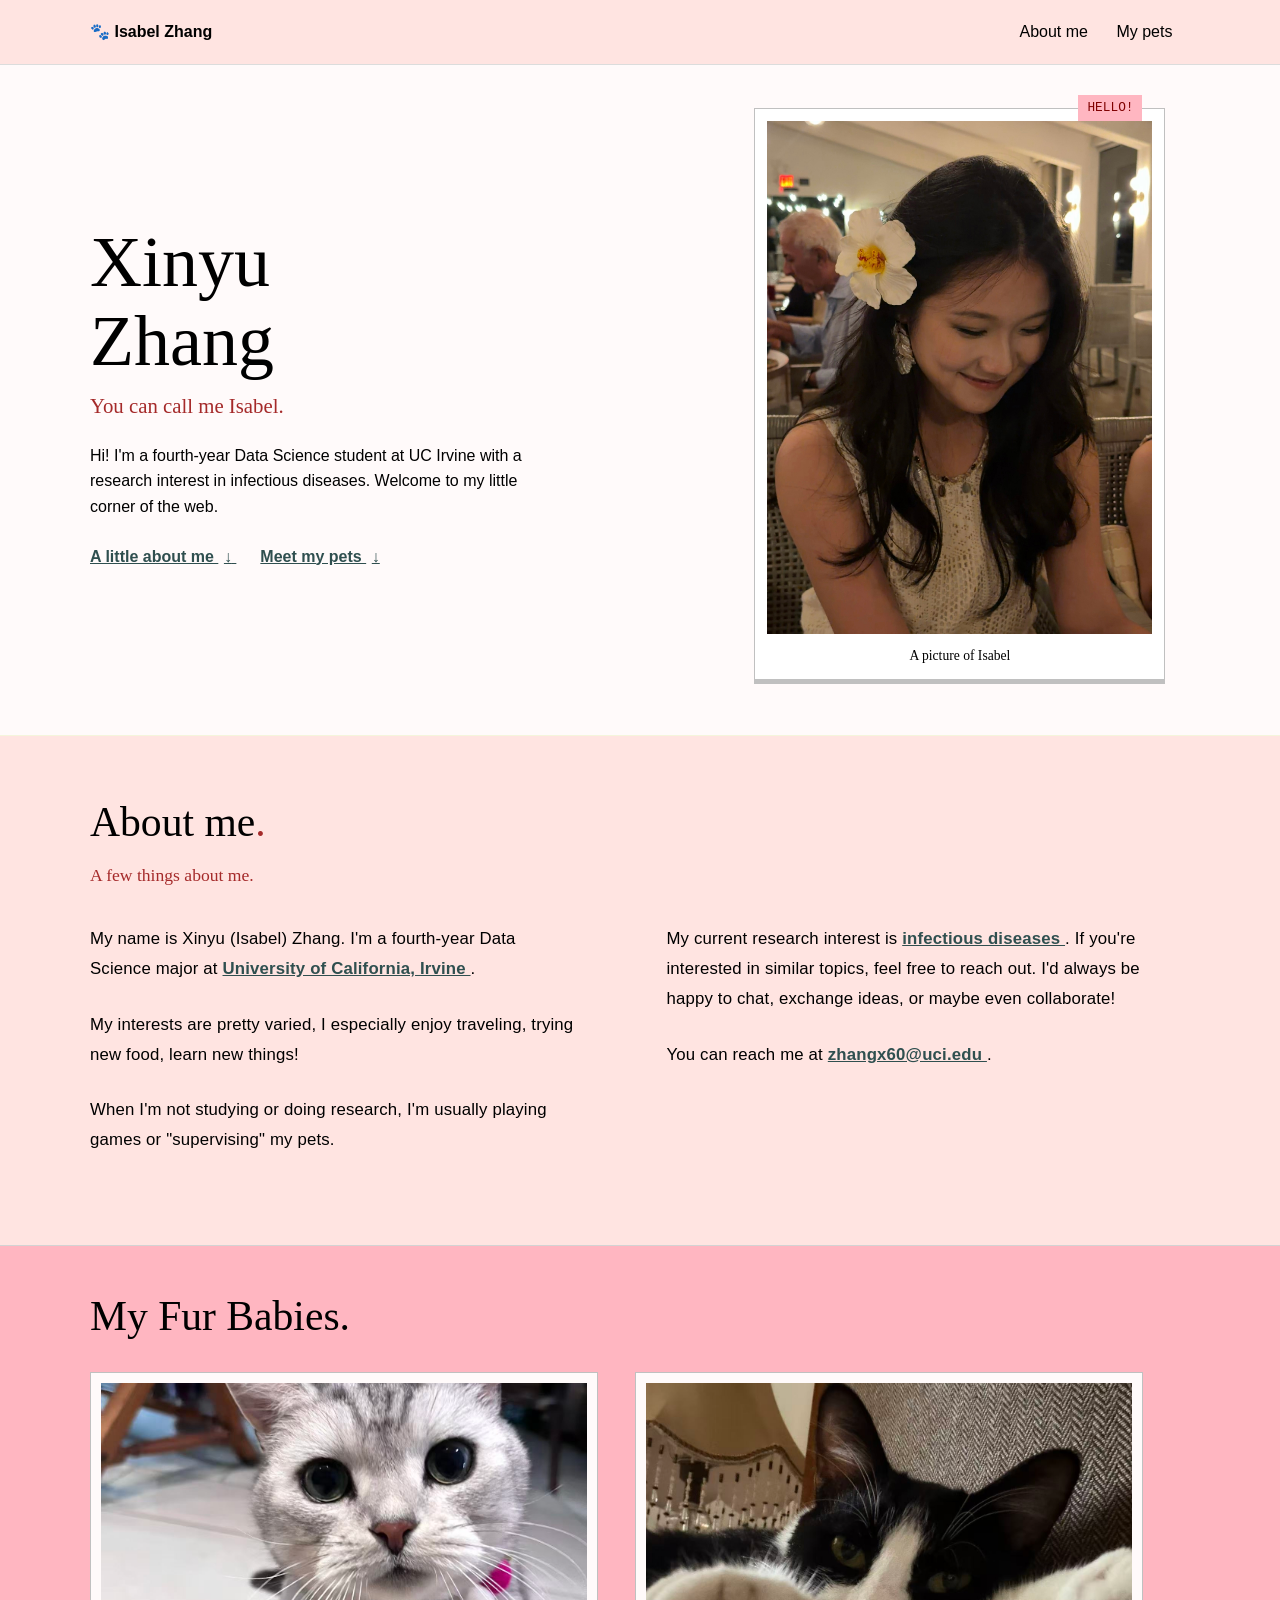
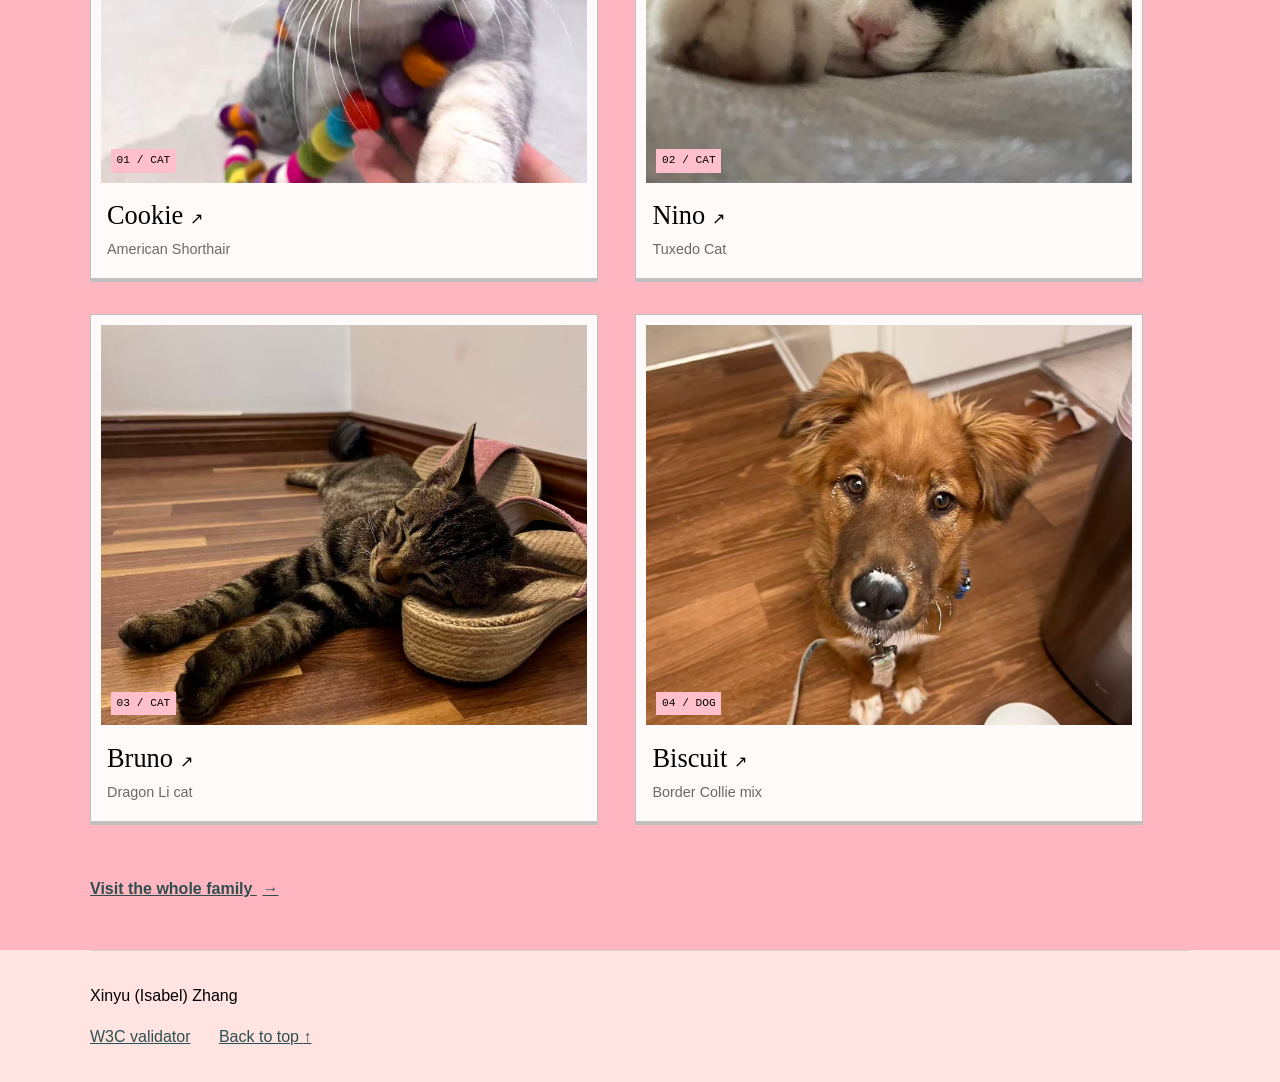
<file: index.html>
<!doctype html>
<html lang="en">

<!--
WRITTEN BY: Xinyu Zhang
EMAIL: zhangx60@uci.edu
-->

<head>
  <meta charset="utf-8">

  <meta name="author" content="Xinyu (Isabel) Zhang">

  <meta
    name="description"
    content="Personal website of Xinyu (Isabel) Zhang and her pets">

  <meta
    name="viewport"
    content="width=device-width, initial-scale=1">

  <link rel="stylesheet" href="css/style.css">

  <title>Xinyu (Isabel) Zhang | About Me</title>
</head>


<body>

  <!-- Accessibility: keyboard users can skip directly to the main content -->
  <a class="skip-link" href="#main">
    Skip to content
  </a>

  <!-- header-->
  <header id="top" class="site-header">

    <nav class="page-width" aria-label="Main navigation">

    <a class="site-name" href="index.html">
      <span class="monogram" aria-hidden="true">🐾</span>
      Isabel Zhang
    </a>

      <ul>
        <li>
          <a href="#about">About me</a>
        </li>

        <li>
          <a href="#family">My pets</a>
        </li>
      </ul>

    </nav>

  </header>


  <!-- MAIN Content -->
  <main id="main">
    <!-- intro -->
    <section class="intro-band">

      <div class="page-width intro">

        <!-- Left side: introduction -->
        <div class="intro-text">

          <h1>
            Xinyu<br>
            Zhang
          </h1>

          <p class="handwritten">
            You can call me Isabel.
          </p>

          <p class="intro-copy">
            Hi! I'm a fourth-year Data Science student at UC Irvine
            with a research interest in infectious diseases.
            Welcome to my little corner of the web.
          </p>

          <a class="text-link" href="#about">
            A little about me
            <span aria-hidden="true">&darr;</span>
          </a>

          <a class="text-link second-link" href="#family">
            Meet my pets
            <span aria-hidden="true">&darr;</span>
          </a>

        </div>


        <!-- Right side: personal photo -->
        <figure class="portrait-print">

          <img
            src="images/Profile.jpg"
            alt="Portrait of Xinyu Zhang">

          <span class="photo-tab" aria-hidden="true">
            HELLO!
          </span>

          <figcaption>
            A picture of Isabel
          </figcaption>

        </figure>
      </div>

    </section>

    <!-- ABOUT ME sec -->
    <section id="about" class="about-band">

  <div class="page-width about-content">

    <h2>
      About me<span class="name-dot">.</span>
    </h2>

    <p class="handwritten small-note">
      A few things about me.
    </p>

    <div class="about-columns">
      <!-- Left column -->
      <div class="about-column">

        <p>
          My name is Xinyu (Isabel) Zhang.
          I'm a fourth-year Data Science major at
          <a href="https://uci.edu/">
            University of California, Irvine
          </a>.
        </p>

        <p>
          My interests are pretty varied, I especially enjoy
          traveling, trying new food, learn new things!
        </p>

        <p>
          When I'm not studying or doing research,
          I'm usually playing games or "supervising" my pets.
        </p>

      </div>

      <!-- Right column -->
      <div class="about-column">

        <p>
          My current research interest is
          <a href="https://www.scripps.edu/diseases-medicines/infectious-diseases/">
            infectious diseases
          </a>.
          If you're interested in similar topics, feel free to reach out.
          I'd always be happy to chat, exchange ideas, or maybe even collaborate!
        </p>

        <p>
          You can reach me at
          <a href="mailto:zhangx60@uci.edu">
            zhangx60@uci.edu
          </a>.
        </p>

      </div>

    </div>

  </div>

    </section>
        <!-- MY PETS sec-->
        <section id="family" class="pet-band">

          <div class="page-width section-inner">

            <h2>
              My Fur Babies.<br>
            </h2>

            <div class="family-gallery">

      <!-- Cookie -->
      <a class="family-card cat-card" href="cookie.html">

        <div class="mini-portrait">
          <img
            src="images/Cookie.jpg"
            alt="Cookie, an American Shorthair cat">

          <span class="pet-number">
            01 / CAT
          </span>
        </div>

        <h3>
          Cookie
          <span aria-hidden="true">&nearr;</span>
        </h3>

        <p>American Shorthair</p>

      </a>


      <!-- Nino -->
      <a class="family-card nino-card" href="nino.html">

        <div class="mini-portrait">
          <img
            src="images/Nino.jpg"
            alt="Nino, a black-and-white cat">

          <span class="pet-number">
            02 / CAT
          </span>
        </div>

        <h3>
          Nino
          <span aria-hidden="true">&nearr;</span>
        </h3>

        <p>Tuxedo Cat</p>

      </a>


      <!-- Bruno -->
      <a class="family-card bruno-card" href="bruno.html">

        <div class="mini-portrait">
          <img
            src="images/Bruno.jpg"
            alt="Bruno, a tabby cat">

          <span class="pet-number">
            03 / CAT
          </span>
        </div>

        <h3>
          Bruno
          <span aria-hidden="true">&nearr;</span>
        </h3>

        <p>Dragon Li cat</p>

      </a>


      <!-- Biscuit -->
      <a class="family-card biscuit-card" href="biscuit.html">

        <div class="mini-portrait">
          <img
            src="images/Biscuit.jpg"
            alt="Biscuit, a Border Collie mix">

          <span class="pet-number">
            04 / DOG
          </span>
        </div>

        <h3>
          Biscuit
          <span aria-hidden="true">&nearr;</span>
        </h3>

        <p>Border Collie mix</p>

      </a>

    </div>

        <!-- go to second page -->
        <a class="text-link" href="pets.html">

          Visit the whole family

          <span aria-hidden="true">
            &rarr;
          </span>

        </a>
      </div>
    </section>
  </main>

  <footer class="page-width">

    <p>

      Xinyu (Isabel) Zhang

    </p>

    <a href="https://validator.w3.org/nu/">
      W3C validator
    </a>


    <a href="#top">

      Back to top

      <span aria-hidden="true">
        &uarr;
      </span>

    </a>

  </footer>


</body>

</html>
</file>
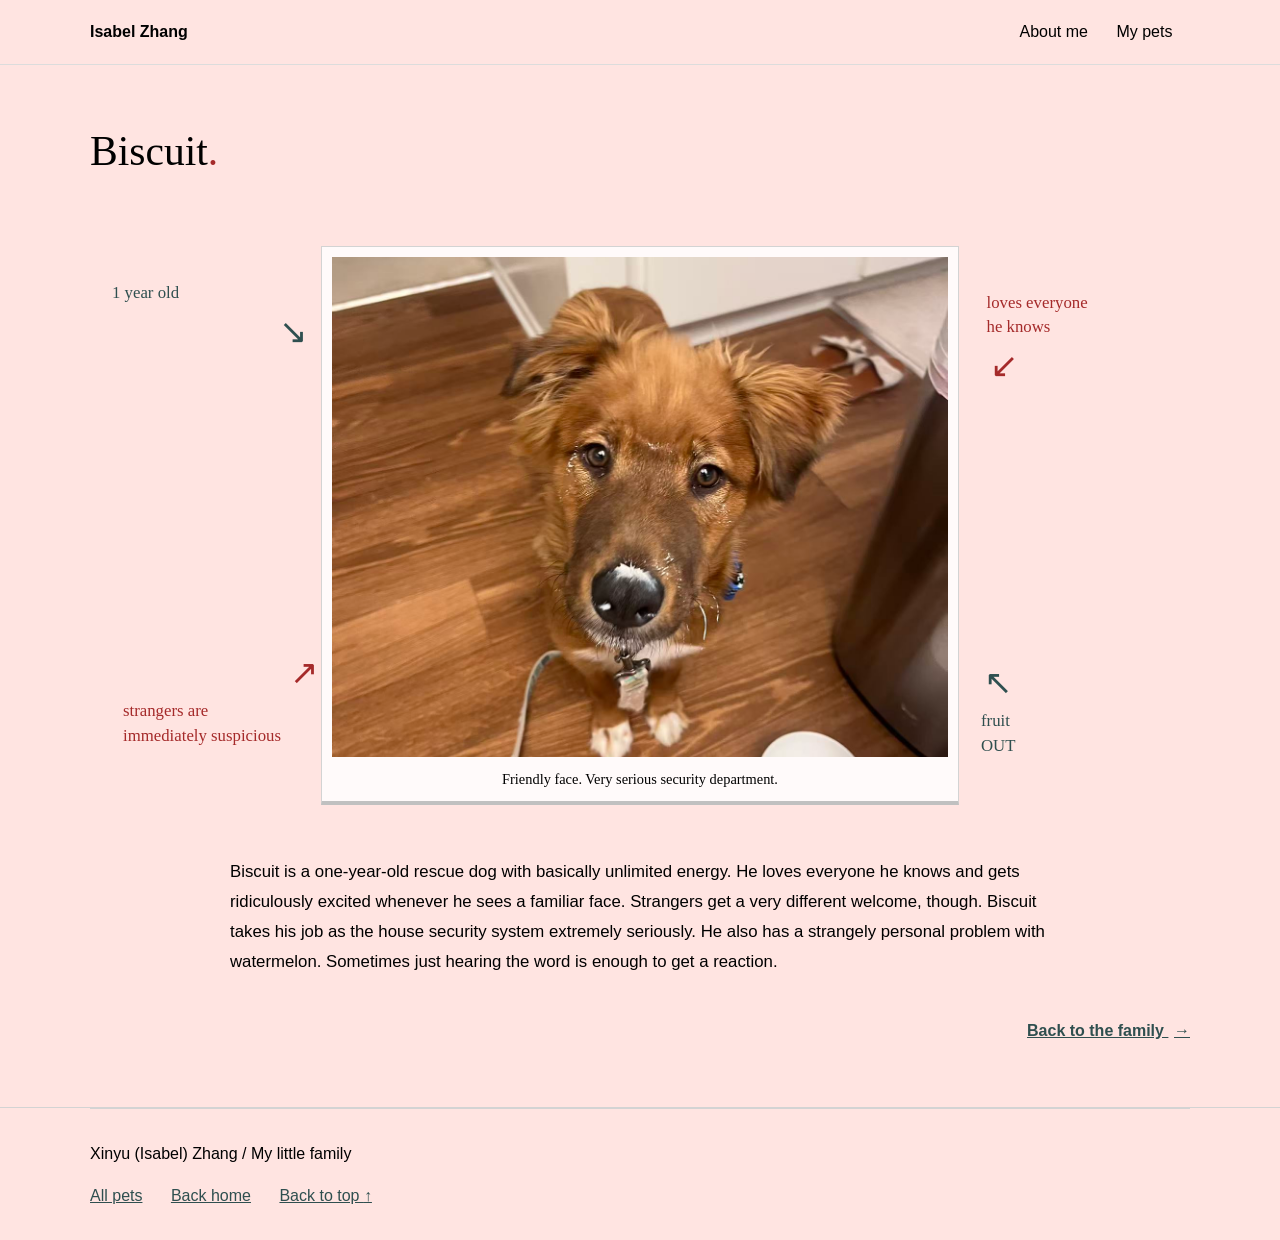
<file: biscuit.html>
<!doctype html>
<html lang="en">

<!--
WRITTEN BY: Xinyu Zhang
EMAIL: zhangx60
-->

<head>

  <meta charset="utf-8">

  <meta name="author" content="Xinyu (Isabel) Zhang">

  <meta
    name="description"
    content="Meet Biscuit, Isabel's rescue dog">

  <meta
    name="viewport"
    content="width=device-width, initial-scale=1">

  <link rel="stylesheet" href="css/style.css">

  <title>Biscuit | Xinyu (Isabel) Zhang</title>

</head>

<body>

  <!-- Skip to the main part of the page -->
  <a class="skip-link" href="#main">
    Skip to content
  </a>


  <!-- HEADER AND NAVIGATION -->
  <!-- These links go back to my home page or pet album -->

  <header id="top" class="site-header">

    <nav class="page-width" aria-label="Main navigation">

      <a class="site-name" href="index.html">
        Isabel Zhang
      </a>

      <ul>

        <li>
          <a href="index.html#about">
            About me
          </a>
        </li>

        <li>
          <a href="pets.html">
            My pets
          </a>
        </li>

      </ul>

    </nav>

  </header>


  <!-- MAIN CONTENT -->

  <main id="main">

    <!-- This page is all about Biscuit -->

    <section id="biscuit" class="pet-chapter biscuit-card">

      <div class="page-width chapter-inner">

        <h1>
          Biscuit<span class="name-dot">.</span>
        </h1>


        <!-- BISCUIT'S PHOTO AND NOTES -->
        <!-- Some little notes about his personality -->

        <div class="pet-notebook">


          <!-- Top left note -->

          <p class="pet-note note-top-left">

            1 year old

            <span class="note-arrow" aria-hidden="true">
              ↘
            </span>

          </p>


          <!-- Top right note -->

          <p class="pet-note note-top-right">

            loves everyone<br>
            he knows

            <span class="note-arrow" aria-hidden="true">
              ↙
            </span>

          </p>


          <!-- Biscuit's picture -->
          <!-- tabindex also lets people use Tab to see the message -->

          <figure class="pet-photo" tabindex="0">

            <img
              src="images/Biscuit.jpg"
              alt="Biscuit, a rescue dog">

            <span class="pet-reaction" aria-hidden="true">
              &ldquo;We don't say the W-word here.&rdquo;
            </span>

            <figcaption>
              Friendly face. Very serious security department.
            </figcaption>

          </figure>


          <!-- Bottom left note -->

          <p class="pet-note note-bottom-left">

            <span class="note-arrow" aria-hidden="true">
              ↗
            </span>

            strangers are<br>
            immediately suspicious

          </p>


          <!-- Bottom right note -->

          <p class="pet-note note-bottom-right">

            <span class="note-arrow" aria-hidden="true">
              ↖
            </span>

            fruit<br>
            OUT

          </p>

        </div>


        <!-- A little more about Biscuit -->

        <div class="pet-intro">

          <p>
            Biscuit is a one-year-old rescue dog with basically unlimited
            energy. He loves everyone he knows and gets ridiculously excited
            whenever he sees a familiar face. Strangers get a very different
            welcome, though. Biscuit takes his job as the house security
            system extremely seriously. He also has a strangely personal
            problem with watermelon. Sometimes just hearing the word is
            enough to get a reaction.
          </p>

        </div>


        <!-- This is the last pet, so this link goes back to the album -->

        <a class="text-link chapter-next" href="pets.html">

          Back to the family

          <span aria-hidden="true">
            &rarr;
          </span>

        </a>


      </div>

    </section>

  </main>


  <!-- FOOTER -->
  <!-- Links to go back to the other pages -->

  <footer class="page-width">

    <p>
      Xinyu (Isabel) Zhang

      <span class="footer-note">
        / My little family
      </span>
    </p>


    <a href="pets.html">
      All pets
    </a>


    <a href="index.html">
      Back home
    </a>


    <a href="#top">

      Back to top

      <span aria-hidden="true">
        &uarr;
      </span>

    </a>

  </footer>


</body>

</html>
</file>
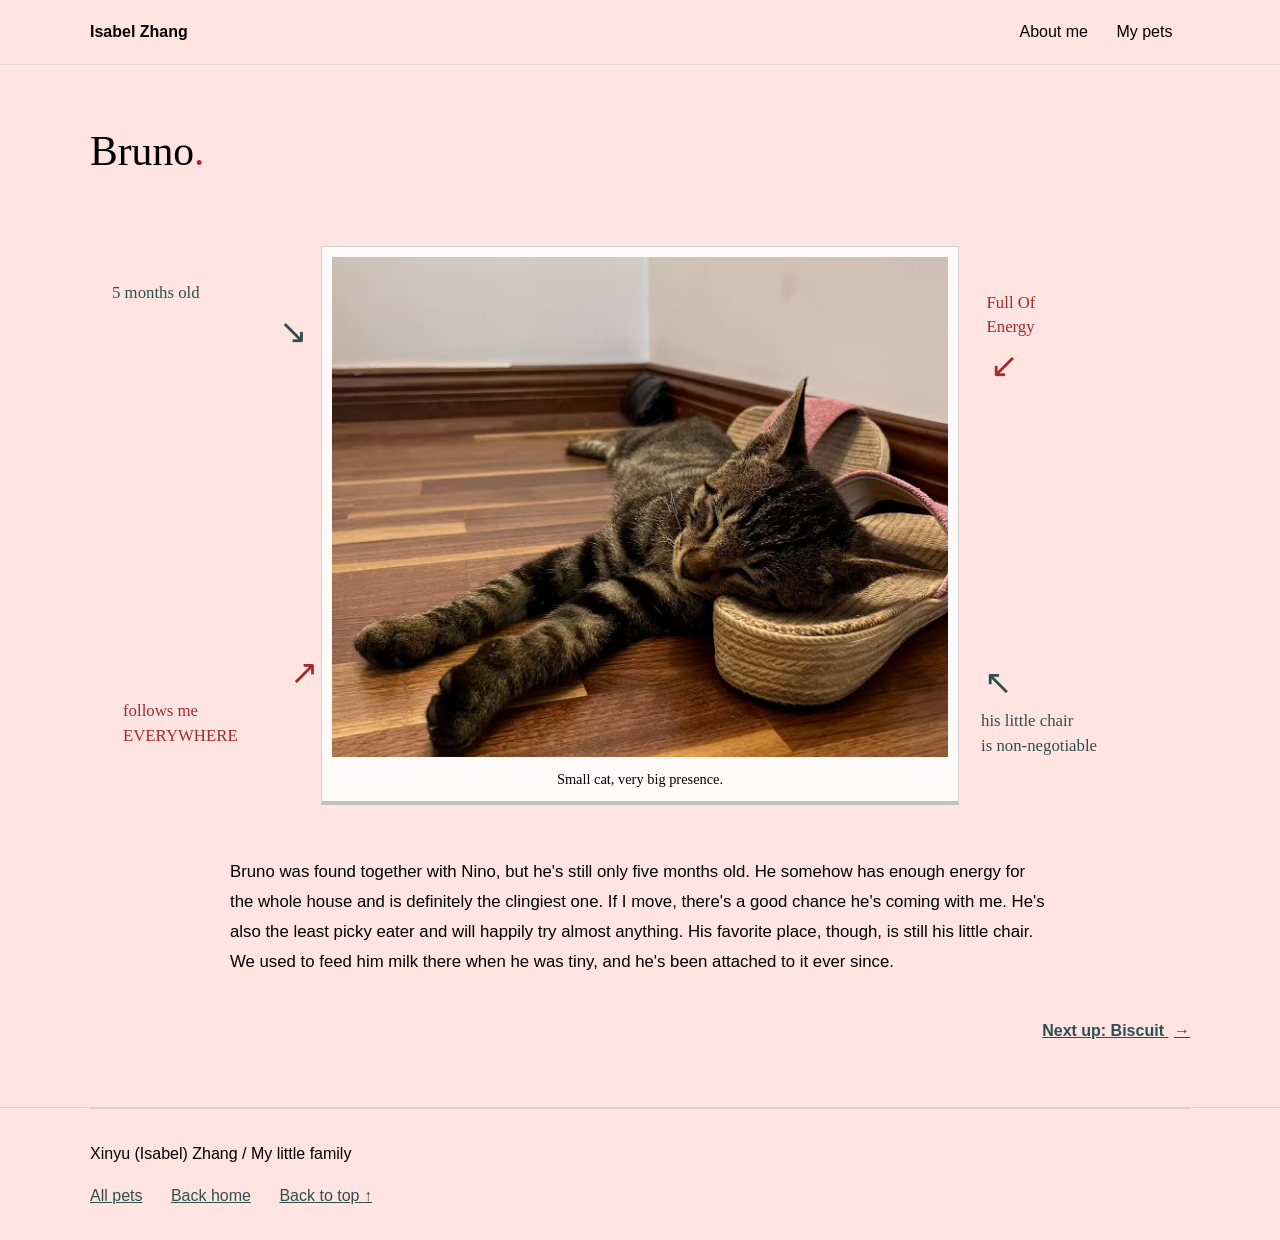
<file: bruno.html>
<!doctype html>
<html lang="en">

<!--
WRITTEN BY: Xinyu Zhang
EMAIL: zhangx60
-->

<head>

  <meta charset="utf-8">

  <meta name="author" content="Xinyu (Isabel) Zhang">

  <meta
    name="description"
    content="Meet Bruno, Isabel's young tabby cat">

  <meta
    name="viewport"
    content="width=device-width, initial-scale=1">

  <link rel="stylesheet" href="css/style.css">

  <title>Bruno | Xinyu (Isabel) Zhang</title>

</head>


<body>

  <!-- Skip to the main part of the page -->
  <a class="skip-link" href="#main">
    Skip to content
  </a>

  <!-- HEADER AND NAVIGATION -->
  <!-- These links go back to my home page or pet album -->

  <header id="top" class="site-header">

    <nav class="page-width" aria-label="Main navigation">

      <a class="site-name" href="index.html">
        Isabel Zhang
      </a>

      <ul>

        <li>
          <a href="index.html#about">
            About me
          </a>
        </li>

        <li>
          <a href="pets.html">
            My pets
          </a>
        </li>

      </ul>

    </nav>

  </header>


  <!-- MAIN CONTENT -->

  <main id="main">

    <!-- This page is all about Bruno -->

    <section id="bruno" class="pet-chapter bruno-card">

      <div class="page-width chapter-inner">

        <h1>
          Bruno<span class="name-dot">.</span>
        </h1>


        <!-- BRUNO'S PHOTO AND NOTES -->
        <!-- Some little notes about his personality -->

        <div class="pet-notebook">


          <!-- Top left note -->

          <p class="pet-note note-top-left">

            5 months old

            <span class="note-arrow" aria-hidden="true">
              ↘
            </span>

          </p>


          <!-- Top right note -->

          <p class="pet-note note-top-right">

            Full Of<br>
            Energy

            <span class="note-arrow" aria-hidden="true">
              ↙
            </span>

          </p>


          <!-- Bruno's picture -->
          <!-- tabindex also lets people use Tab to see the message -->

          <figure class="pet-photo" tabindex="0">

            <img
              src="images/Bruno.jpg"
              alt="Bruno, a young tabby cat">

            <span class="pet-reaction" aria-hidden="true">
              &ldquo;You're going somewhere? Me too!&rdquo;
            </span>

            <figcaption>
              Small cat, very big presence.
            </figcaption>

          </figure>


          <!-- Bottom left note -->

          <p class="pet-note note-bottom-left">

            <span class="note-arrow" aria-hidden="true">
              ↗
            </span>

            follows me<br>
            EVERYWHERE

          </p>


          <!-- Bottom right note -->

          <p class="pet-note note-bottom-right">

            <span class="note-arrow" aria-hidden="true">
              ↖
            </span>

            his little chair<br>
            is non-negotiable

          </p>

        </div>


        <!-- A little more about Bruno -->

        <div class="pet-intro">

          <p>
            Bruno was found together with Nino, but he's still only five
            months old. He somehow has enough energy for the whole house
            and is definitely the clingiest one. If I move, there's a good
            chance he's coming with me. He's also the least picky eater and
            will happily try almost anything. His favorite place, though, is
            still his little chair. We used to feed him milk there when he
            was tiny, and he's been attached to it ever since.
          </p>

        </div>


        <!-- Go to Biscuit's page next -->

        <a class="text-link chapter-next" href="biscuit.html">

          Next up: Biscuit

          <span aria-hidden="true">
            &rarr;
          </span>

        </a>


      </div>

    </section>

  </main>

  <!-- FOOTER -->
  <!-- Links to go back to the other pages -->

  <footer class="page-width">

    <p>
      Xinyu (Isabel) Zhang

      <span class="footer-note">
        / My little family
      </span>
    </p>


    <a href="pets.html">
      All pets
    </a>


    <a href="index.html">
      Back home
    </a>


    <a href="#top">

      Back to top

      <span aria-hidden="true">
        &uarr;
      </span>

    </a>

  </footer>


</body>
</html>
</file>
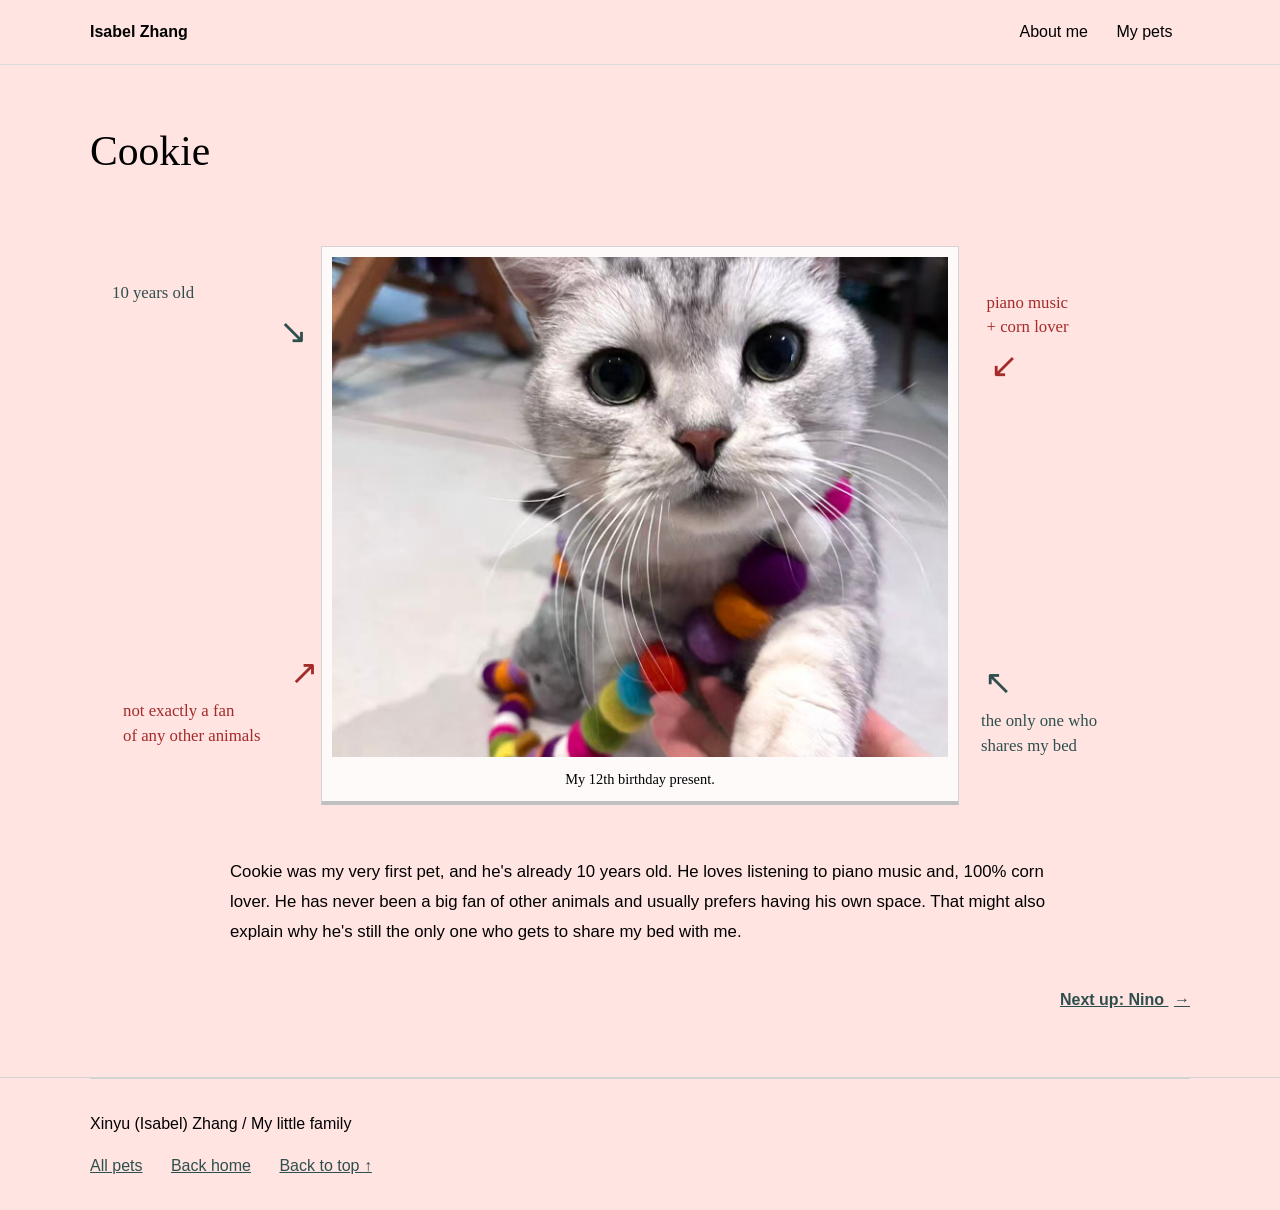
<file: cookie.html>
<!doctype html>
<html lang="en">

<!--
WRITTEN BY: Xinyu Zhang
EMAIL: zhangx60
-->

<head>

  <meta charset="utf-8">

  <meta name="author" content="Xinyu (Isabel) Zhang">

  <meta
    name="description"
    content="Meet Cookie, Isabel's American Shorthair cat">

  <meta
    name="viewport"
    content="width=device-width, initial-scale=1">

  <link rel="stylesheet" href="css/style.css">

  <title>Cookie | Xinyu (Isabel) Zhang</title>

</head>


<body>

  <!-- Skip to the main part of the page -->
  <a class="skip-link" href="#main">
    Skip to content
  </a>


  <!-- HEADER AND NAVIGATION -->
  <!-- These links go back to my home page or pet album -->

  <header id="top" class="site-header">

    <nav class="page-width" aria-label="Main navigation">

      <a class="site-name" href="index.html">
        Isabel Zhang
      </a>

      <ul>

        <li>
          <a href="index.html#about">
            About me
          </a>
        </li>

        <li>
          <a href="pets.html">
            My pets
          </a>
        </li>

      </ul>

    </nav>

  </header>


  <!-- MAIN CONTENT -->
  <main id="main">

    <!-- This page is all about Cookie -->

    <section id="cookie" class="pet-chapter cat-card">

      <div class="page-width chapter-inner">

        <h1>
          Cookie
        </h1>


        <!-- COOKIES -->
        <!-- I put some little notes around his picture -->

        <div class="pet-notebook">


          <!-- Top left note -->

          <p class="pet-note note-top-left">

            10 years old

            <span class="note-arrow" aria-hidden="true">
              ↘
            </span>

          </p>

          <!-- Top right note -->

          <p class="pet-note note-top-right">

            piano music<br>
            + corn lover

            <span class="note-arrow" aria-hidden="true">
              ↙
            </span>

          </p>

          <!-- Cookie's picture -->
          <!-- tabindex also lets people use Tab to see the message -->

          <figure class="pet-photo" tabindex="0">

            <img
              src="images/Cookie.jpg"
              alt="Cookie, an American Shorthair cat">

            <span class="pet-reaction" aria-hidden="true">
              &ldquo;Corn? Now you have my attention.&rdquo;
            </span>

            <figcaption>
              My 12th birthday present.
            </figcaption>

          </figure>


          <!-- Bottom left note -->

          <p class="pet-note note-bottom-left">

            <span class="note-arrow" aria-hidden="true">
              ↗
            </span>

            not exactly a fan<br>
            of any other animals

          </p>


          <!-- Bottom right note -->

          <p class="pet-note note-bottom-right">

            <span class="note-arrow" aria-hidden="true">
              ↖
            </span>

            the only one who<br>
            shares my bed

          </p>

        </div>

        <!-- A little more about Cookie -->

        <div class="pet-intro">

          <p>
            Cookie was my very first pet, and he's already 10 years old.
            He loves listening to piano music and, 100% corn lover.
            He has never been a big fan of other animals and usually
            prefers having his own space. That might
            also explain why he's still the only one who gets to share
            my bed with me.
          </p>

        </div>

        <!-- Go to Nino's page next -->

        <a class="text-link chapter-next" href="nino.html">

          Next up: Nino

          <span aria-hidden="true">
            &rarr;
          </span>

        </a>


      </div>

    </section>

  </main>


  <!-- FOOTER -->
  <!-- Links to go back to the other pages -->
  <footer class="page-width">

    <p>
      Xinyu (Isabel) Zhang

      <span class="footer-note">
        / My little family
      </span>
    </p>


    <a href="pets.html">
      All pets
    </a>


    <a href="index.html">
      Back home
    </a>


    <a href="#top">

      Back to top

      <span aria-hidden="true">
        &uarr;
      </span>

    </a>

  </footer>


</body>

</html>
</file>
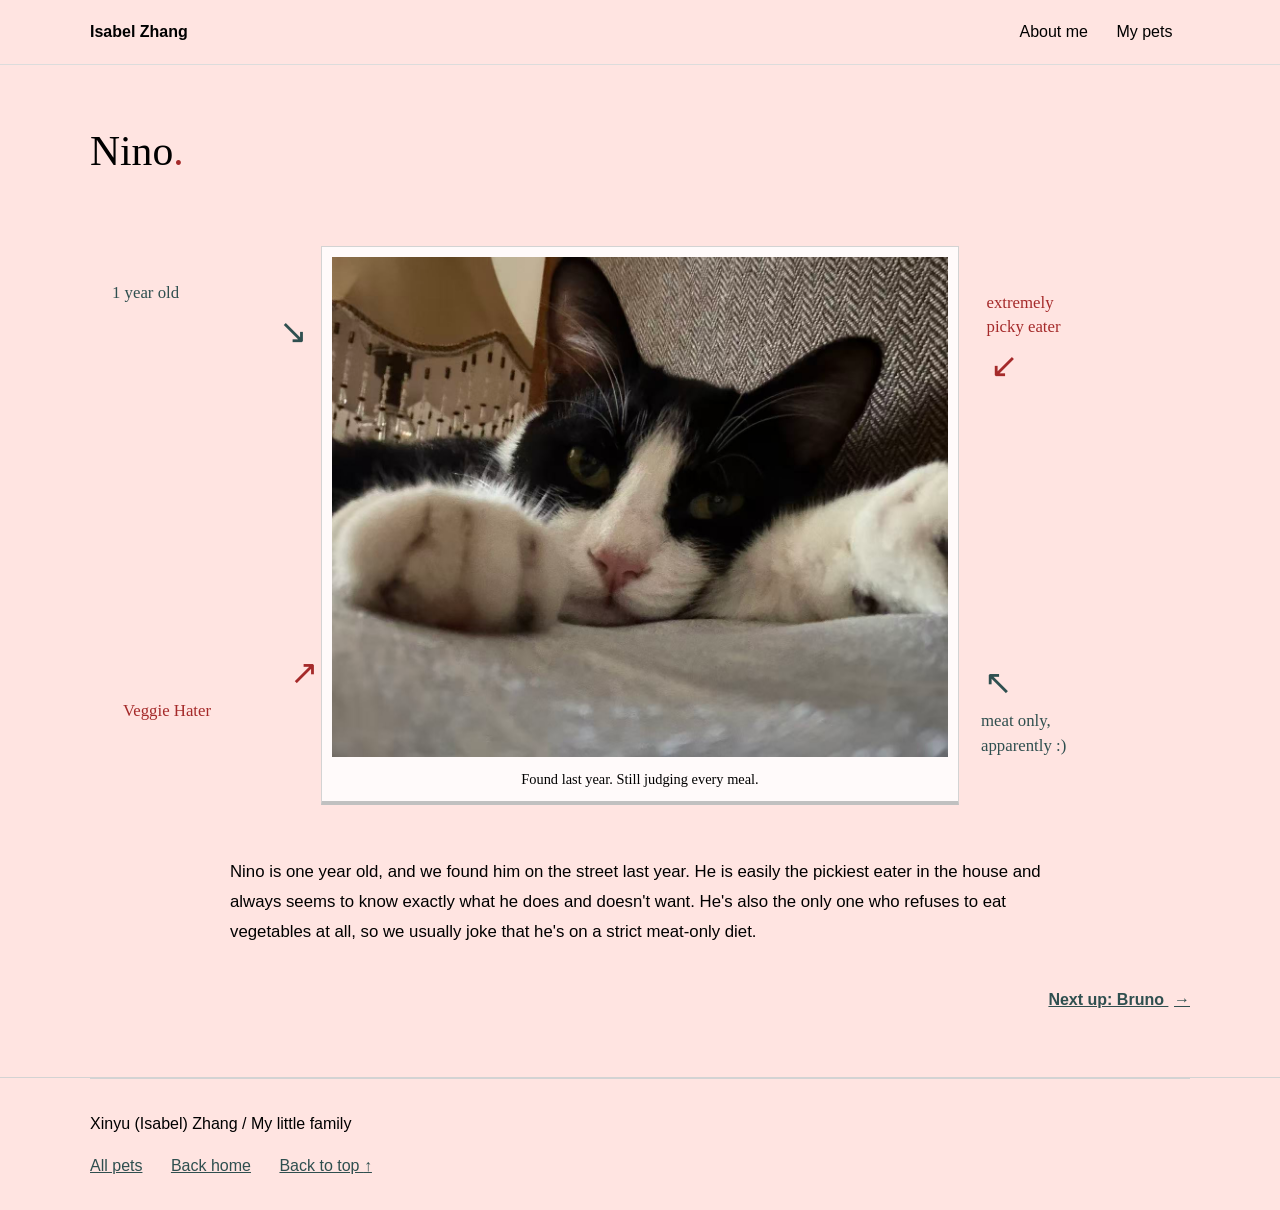
<file: nino.html>
<!doctype html>
<html lang="en">

<!--
WRITTEN BY: Xinyu Zhang
EMAIL: zhangx60
-->

<head>

  <meta charset="utf-8">

  <meta name="author" content="Xinyu (Isabel) Zhang">

  <meta
    name="description"
    content="Meet Nino, Isabel's black-and-white cat">

  <meta
    name="viewport"
    content="width=device-width, initial-scale=1">

  <link rel="stylesheet" href="css/style.css">

  <title>Nino | Xinyu (Isabel) Zhang</title>

</head>


<body>

  <!-- Skip to the main part of the page -->
  <a class="skip-link" href="#main">
    Skip to content
  </a>


  <!-- HEADER AND NAVIGATION -->
  <!-- These links go back to my home page or pet album -->

  <header id="top" class="site-header">

    <nav class="page-width" aria-label="Main navigation">

      <a class="site-name" href="index.html">
        Isabel Zhang
      </a>

      <ul>

        <li>
          <a href="index.html#about">
            About me
          </a>
        </li>

        <li>
          <a href="pets.html">
            My pets
          </a>
        </li>

      </ul>

    </nav>

  </header>


  <!-- MAIN CONTENT -->

  <main id="main">

    <!-- This page is all about Nino -->

    <section id="nino" class="pet-chapter nino-card">

      <div class="page-width chapter-inner">

        <h1>
          Nino<span class="name-dot">.</span>
        </h1>


        <!-- NINO'S PHOTO AND NOTES -->
        <!-- Some little notes about his personality -->

        <div class="pet-notebook">


          <!-- Top left note -->

          <p class="pet-note note-top-left">

            1 year old

            <span class="note-arrow" aria-hidden="true">
              ↘
            </span>

          </p>


          <!-- Top right note -->

          <p class="pet-note note-top-right">

            extremely<br>
            picky eater

            <span class="note-arrow" aria-hidden="true">
              ↙
            </span>

          </p>


          <!-- Nino's picture -->
          <!-- tabindex also lets people use Tab to see the message -->

          <figure class="pet-photo" tabindex="0">

            <img
              src="images/Nino.jpg"
              alt="Nino, a black-and-white cat">

            <span class="pet-reaction" aria-hidden="true">
              &ldquo;Vegetables? That's a no from me.&rdquo;
            </span>

            <figcaption>
              Found last year. Still judging every meal.
            </figcaption>

          </figure>


          <!-- Bottom left note -->

          <p class="pet-note note-bottom-left">

            <span class="note-arrow" aria-hidden="true">
              ↗
            </span>

            Veggie Hater<br>

          </p>


          <!-- Bottom right note -->

          <p class="pet-note note-bottom-right">

            <span class="note-arrow" aria-hidden="true">
              ↖
            </span>

            meat only,<br>
            apparently :)

          </p>

        </div>


        <!-- A little more about Nino -->

        <div class="pet-intro">

          <p>
            Nino is one year old, and we found him on the street last year.
            He is easily the pickiest eater in the house and always seems
            to know exactly what he does and doesn't want. He's also the
            only one who refuses to eat vegetables at all, so we usually
            joke that he's on a strict meat-only diet.
          </p>

        </div>


        <!-- Go to Bruno's page next -->

        <a class="text-link chapter-next" href="bruno.html">

          Next up: Bruno

          <span aria-hidden="true">
            &rarr;
          </span>

        </a>


      </div>

    </section>

  </main>


  <!-- FOOTER -->
  <!-- Links to go back to the other pages -->

  <footer class="page-width">

    <p>
      Xinyu (Isabel) Zhang

      <span class="footer-note">
        / My little family
      </span>
    </p>


    <a href="pets.html">
      All pets
    </a>


    <a href="index.html">
      Back home
    </a>


    <a href="#top">

      Back to top

      <span aria-hidden="true">
        &uarr;
      </span>

    </a>

  </footer>


</body>

</html>
</file>
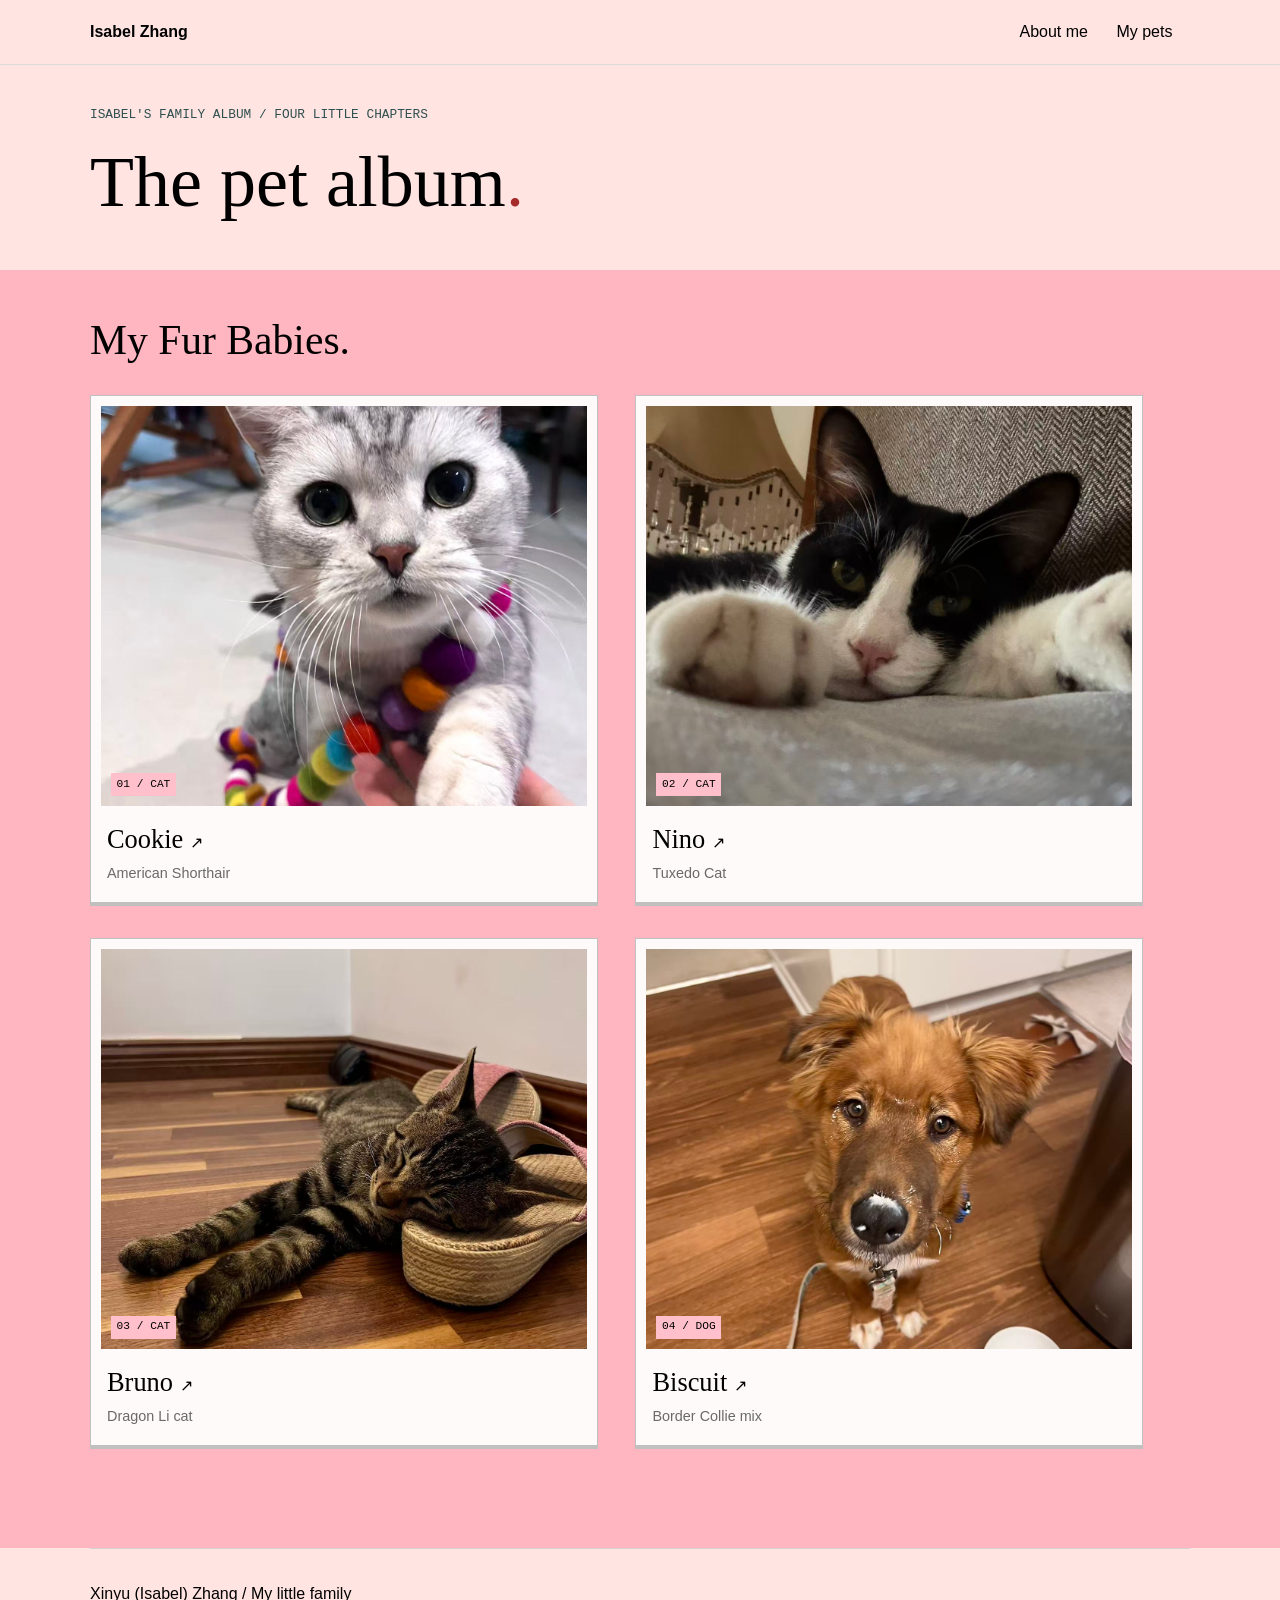
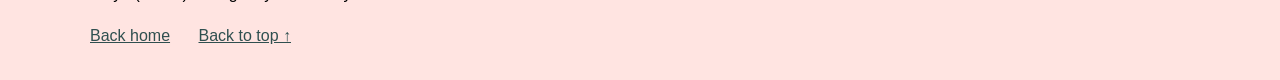
<file: pets.html>
<!doctype html>
<html lang="en">
<!--
WRITTEN BY: Xinyu Zhang
EMAIL: zhangx60
-->
<head>
  <meta charset="utf-8">
  <meta name="author" content="Xinyu (Isabel) Zhang">
  <meta name="description" content="A personal pet album featuring Cookie, Nino, Bruno, and Biscuit">
  <meta name="viewport" content="width=device-width, initial-scale=1">
  <link rel="stylesheet" href="css/style.css">
  <title>My Pets | Xinyu (Isabel) Zhang</title>
</head>
<body>
  <a class="skip-link" href="#main">Skip to content</a>
  <header id="top" class="site-header">
    <nav class="page-width" aria-label="Main navigation">
      <a class="site-name" href="index.html">Isabel Zhang</a>
      <ul>
        <li><a href="index.html#about">About me</a></li>
        <li><a href="pets.html" aria-current="page">My pets</a></li>
      </ul>
    </nav>
  </header>

  <main id="main">
    <section class="album-heading page-width">
      <p class="section-label">ISABEL'S FAMILY ALBUM / FOUR LITTLE CHAPTERS</p>
      <h1>The pet album<span class="name-dot">.</span></h1>
    </section>

    <section class="pet-band">
      <div class="page-width section-inner">
        <h2>My Fur Babies.</h2>
        <div class="family-gallery">
          <a id="cookie" class="family-card cat-card" href="cookie.html">
            <div class="mini-portrait">
              <img src="images/Cookie.jpg" alt="Cookie, an American Shorthair cat">
              <span class="pet-number">01 / CAT</span>
            </div>
            <h3>Cookie <span aria-hidden="true">&nearr;</span></h3>
            <p>American Shorthair</p>
          </a>
          <a id="nino" class="family-card nino-card" href="nino.html">
            <div class="mini-portrait">
              <img src="images/Nino.jpg" alt="Nino, a black-and-white cat">
              <span class="pet-number">02 / CAT</span>
            </div>
            <h3>Nino <span aria-hidden="true">&nearr;</span></h3>
            <p>Tuxedo Cat</p>
          </a>
          <a id="bruno" class="family-card bruno-card" href="bruno.html">
            <div class="mini-portrait">
              <img src="images/Bruno.jpg" alt="Bruno, a tabby cat">
              <span class="pet-number">03 / CAT</span>
            </div>
            <h3>Bruno <span aria-hidden="true">&nearr;</span></h3>
            <p>Dragon Li cat</p>
          </a>
          <a id="biscuit" class="family-card biscuit-card" href="biscuit.html">
            <div class="mini-portrait">
              <img src="images/Biscuit.jpg" alt="Biscuit, a Border Collie mix">
              <span class="pet-number">04 / DOG</span>
            </div>
            <h3>Biscuit <span aria-hidden="true">&nearr;</span></h3>
            <p>Border Collie mix</p>
          </a>
        </div>
      </div>
    </section>
  </main>

  <footer class="page-width">
    <p>Xinyu (Isabel) Zhang <span class="footer-note">/ My little family</span></p>
    <a href="index.html">Back home</a>
    <a href="#top">Back to top <span aria-hidden="true">&uarr;</span></a>
  </footer>
</body>
</html>
</file>
<file: css/style.css>
/*BASIC PAGE STYLING */

body {
  margin: 0;

  color: black;
  background-color: mistyrose;

  font-family: "Trebuchet MS", "Segoe UI", Arial, sans-serif;
  line-height: 1.6;
}


/* Keeps the content centered and prevents too wide */

.page-width {
  width: 86%;
  max-width: 1100px;

  margin: 0 auto;
}


/* LINKS */

a {
  color: darkslategray;
}

a:hover {
  color: brown;
}

a:focus {
  outline: 2px solid brown;
  outline-offset: 4px;
}


/*ACCESSIBILITY: SKIP LINK*/

.skip-link {
  position: absolute;

  left: 1em;
  top: -5em;

  padding: 0.5em;

  background-color: white;
}

.skip-link:focus {
  top: 0.5em;
}


/* HEADER*/

.site-header {
  border-bottom: 1px solid gainsboro;
}

nav {
  padding-top: 1.2em;
  padding-bottom: 1.2em;
}

.site-name {
  display: inline-block;

  width: 59%;

  font-weight: bold;
  text-decoration: none;

  color: black;
}

nav ul {
  display: inline-block;

  width: 39%;

  margin: 0;
  padding: 0;

  text-align: right;
}

nav li {
  display: inline-block;

  margin-left: 1.5em;
}

nav a {
  text-decoration: none;

  color: black;
}


/*typography */

h1,
h2,
h3,
p {
  margin-top: 0;
}

h1,
h2,
h3 {
  font-family: Georgia, "Times New Roman", serif;

  font-weight: normal;
  line-height: 1.1;
}

h1 {
  font-size: 4.5em;

  margin-bottom: 0.1em;
}

h2 {
  font-size: 2.6em;

  margin-bottom: 0.55em;
}

h3 {
  font-size: 1.65em;

  margin-bottom: 0.4em;
}

.name-dot {
  color: brown;
}

.section-label {
  margin-bottom: 1.4em;

  font-family: "Courier New", Courier, monospace;
  font-size: 0.8em;

  color: darkslategray;
}

.handwritten {
  margin-bottom: 1em;

  font-family: "Segoe Print", "Comic Sans MS", cursive;
  font-size: 1.3em;

  color: brown;
}

.small-note {
  font-size: 1.1em;
}

.text-link {
  font-weight: bold;
}

.text-link span {
  margin-left: 0.35em;
}

.second-link {
  display: inline-block;

  margin-left: 1.5em;
}


/* Intro*/

.intro-band {
  background-color: snow;

  border-bottom: 1px solid beige;
}

.intro {
  padding-top: 2.7em;
  padding-bottom: 3.2em;
}

.intro-text {
  display: inline-block;

  vertical-align: middle;

  width: 53%;

  margin-right: 7%;
}

.intro-copy {
  max-width: 29em;

  margin-bottom: 1.5em;
}
/**/

/*photo */

.portrait-print {
  display: inline-block;
  vertical-align: middle;
  position: relative;
  width: 35%;
  margin: 0;
  padding: 12px;
  background-color: white;
  border: 1px solid silver;
  border-bottom: 5px solid silver;
}

.portrait-print img {
  display: block;
  width: 100%;
  max-width: 100%;
  height: auto;
}

figcaption {
  padding-top: 0.8em;

  font-family: "Segoe Print", "Comic Sans MS", cursive;
  font-size: 0.85em;
  text-align: center;
}

.photo-tab {
  position: absolute;
  top: -14px;
  right: 22px;
  padding: 0.2em 0.7em;
  background-color: lightpink;
  color: maroon;

  font-family: "Courier New", Courier, monospace;
  font-size: 0.8em;
}


/* ABOUTME */

.about-band {
  border-bottom: 1px solid lightgray;
}

.about-content {
  padding-top: 4em;
  padding-bottom: 4em;
}

.about-content h2 {
  margin-bottom: 0.35em;
}

.about-columns {
  margin-top: 2.2em;
}

.about-column {
  display: inline-block;

  vertical-align: top;

  width: 44%;
}

.about-column:first-child {
  margin-right: 8%;
}

.about-column p {
  margin-bottom: 1.5em;
  font-size: 1.05em;
  line-height: 1.8;
  letter-spacing: 0.01em;
}

.about-column a {
  color: darkslategray;
  font-weight: bold;
}

.about-column a:hover {
  color: brown;
}


/* MY PETS sec*/

.section-inner {
  padding-top: 3em;
  padding-bottom: 3em;
}

.pet-band {
  background-color: lightpink;
}

.family-caption {
  margin-bottom: 2em;

  color: dimgray;
}

.family-gallery {
  margin-top: 2em;
  margin-bottom: 1.2em;
}

.family-card {
  display: inline-block;
  vertical-align: top;
  width: 46%;
  margin-right: 3%;
  margin-bottom: 2em;
  color: black;
  background-color: snow;
  border: 1px solid silver;
  border-bottom: 4px solid silver;
  text-decoration: none;
}

.mini-portrait {
  position: relative;
  height: 400px;

  margin: 10px;
  overflow: hidden;
}

.mini-portrait img {
  display: block;

  width: 100%;
  height: 100%;

  object-fit: cover;
}

.pet-number {
  position: absolute;

  left: 10px;
  bottom: 10px;

  padding: 0.25em 0.5em;

  background-color: pink;
  color: black;

  font-family: "Courier New", Courier, monospace;
  font-size: 0.7em;
}

.family-card h3 {
  margin: 0.7em 16px 0.3em;
}

.family-card h3 span {
  font-family: "Trebuchet MS", "Segoe UI", Arial, sans-serif;
  font-size: 0.6em;
}

.family-card > p {
  margin: 0 16px 1.2em;

  font-size: 0.9em;

  color: dimgray;
}

.family-card:hover {
  border-color: brown;
}


/* PET */

.pet-chapter {
  padding-top: 4em;
  padding-bottom: 4em;

  border-bottom: 1px solid lightgray;
}

.chapter-inner h2 {
  margin-bottom: 0;
}

.chapter-inner h1 {
  font-size: 2.6em;
  margin-bottom: 0;
}


/* PET ALBUM Heading */
.album-heading {
  padding-top: 2.5em;
  padding-bottom: 2.5em;
}


/* NOTEBOOK */
.pet-notebook {
  position: relative;

  min-height: 650px;

  margin-top: 1em;
  margin-bottom: 1em;
}


/*MAIN PET PHOTO*/

.pet-photo {
  position: absolute;

  width: 58%;

  left: 21%;
  top: 55px;

  margin: 0;
  padding: 10px;

  box-sizing: border-box;

  background-color: snow;

  border: 1px solid lightgray;
  border-bottom: 4px solid silver;
}

.pet-photo img {
  display: block;

  width: 100%;
  height: 500px;

  object-fit: cover;
}

.pet-photo figcaption {
  padding-top: 0.8em;

  font-family: "Segoe Print", "Comic Sans MS", cursive;
  font-size: 0.9em;

  text-align: center;

  color: black;
}

/* Hide the little note until the photo is hovered or focused. */
.pet-reaction {
  display: none;
  position: absolute;
  left: 12px;
  right: 12px;
  bottom: 55px;
  padding: 0.65em;
  border: 1px solid lightpink;
  background-color: snow;
  color: brown;
  font-family: "Segoe Print", "Comic Sans MS", cursive;
  font-size: 1em;
  line-height: 1.5;
  text-align: center;
}
.family-card:hover .pet-reaction,
.family-card:focus .pet-reaction,
.pet-photo:hover .pet-reaction,
.pet-photo:focus .pet-reaction {
  display: block;
}
.pet-photo .pet-reaction {
  bottom: 90px;
}
.pet-photo:focus {
  outline: 2px solid brown;
  outline-offset: 4px;
}

/* notes */

.pet-note {
  position: absolute;

  width: 18%;

  margin: 0;

  font-family: "Segoe Print", "Comic Sans MS", cursive;

  font-size: 1.05em;
  line-height: 1.45;

  color: darkslategray;
}


/* Top left note */

.note-top-left {
  left: 2%;
  top: 90px;
}


/* Top right note */

.note-top-right {
  right: 0.5%;
  top: 100px;

  color: brown;
}


/* Bottom left note */

.note-bottom-left {
  left: 3%;
  top: 465px;

  color: brown;
}


/* Bottom right note */

.note-bottom-right {
  right: 1%;
  top: 475px;
}


/*  NOTE ARROWS */

.note-arrow {
  display: block;

  font-family: Georgia, "Times New Roman", serif;

  font-size: 2em;
  line-height: 1;
}


/* Arrow from top left toward photo */

.note-top-left .note-arrow {
  margin-top: 0.3em;
  padding-right: 0.1em;

  text-align: right;
}


/* Arrow from top right toward photo */

.note-top-right .note-arrow {
  margin-top: 0.3em;
  padding-left: 0.1em;

  text-align: left;
}


/* Arrow from bottom left toward photo */

.note-bottom-left .note-arrow {
  margin-bottom: 0.3em;
  padding-right: 0.1em;

  text-align: right;
}


/* Arrow from bottom right toward photo */

.note-bottom-right .note-arrow {
  margin-bottom: 0.3em;
  padding-left: 0.1em;

  text-align: left;
}


/*PET INTRODUCTION*/

.pet-intro {
  width: 76%;
  max-width: 820px;

  margin: 0 auto 2.5em;
}

.pet-intro p {
  margin: 0;

  font-size: 1.05em;
  line-height: 1.8;
}


/* NEXT PET LINK */

.chapter-next {
  display: block;

  margin-top: 1.5em;

  text-align: right;
}


footer {
  padding-top: 2em;
  padding-bottom: 2em;
  border-top: 1px solid lightgray;
}

footer a {
  display: inline-block;
  margin-right: 1.5em;
}


/* Smaller screens: stack columns and let images keep their natural proportions. */
/*learn from: https://developer.mozilla.org/en-US/docs/Learn_web_development/Core/CSS_layout/Media_queries */
@media screen and (max-width: 900px) {
  .site-name,
  nav ul {
    display: block;
    width: 100%;
    text-align: left;
  }

  nav ul {
    margin-top: 0.8em;
  }

  nav li {
    margin-left: 0;
    margin-right: 1.5em;
  }

  h1 {
    font-size: 3em;
  }

  h2 {
    font-size: 2.2em;
  }

  .chapter-inner h1 {
    font-size: 2.2em;
  }

  .section-inner {
    padding-top: 2em;
    padding-bottom: 2em;
  }

  .intro-text,
  .about-column {
    display: block;
    width: 100%;
    margin-right: 0;
  }

  .about-column:first-child {
    margin-right: 0;
  }

  .portrait-print {
    display: block;
    width: 100%;
    max-width: 380px;
    margin: 2em auto 0;
    box-sizing: border-box;
  }

  .second-link {
    display: block;
    margin-top: 0.8em;
    margin-left: 0;
  }

  .family-card {
    display: block;
    width: auto;
    margin-right: 0;
  }

  .mini-portrait {
    height: auto;
  }

  .mini-portrait img,
  .pet-photo img {
    height: auto;
  }

  /* Notes flow in pairs above and below the photo, so longer text can wrap. */
  .pet-notebook {
    min-height: 0;
  }

  .pet-note {
    position: static;
    display: inline-block;
    vertical-align: top;
    width: 46%;
    margin-bottom: 1.2em;
    font-size: 1em;
  }

  .note-top-left,
  .note-bottom-left {
    margin-right: 4%;
  }

  .pet-photo {
    position: static;
    width: 100%;
    max-width: 440px;
    margin: 0 auto 1.5em;
  }

  .pet-intro {
    width: 100%;
  }

  .chapter-next {
    text-align: left;
  }
}
</file>
